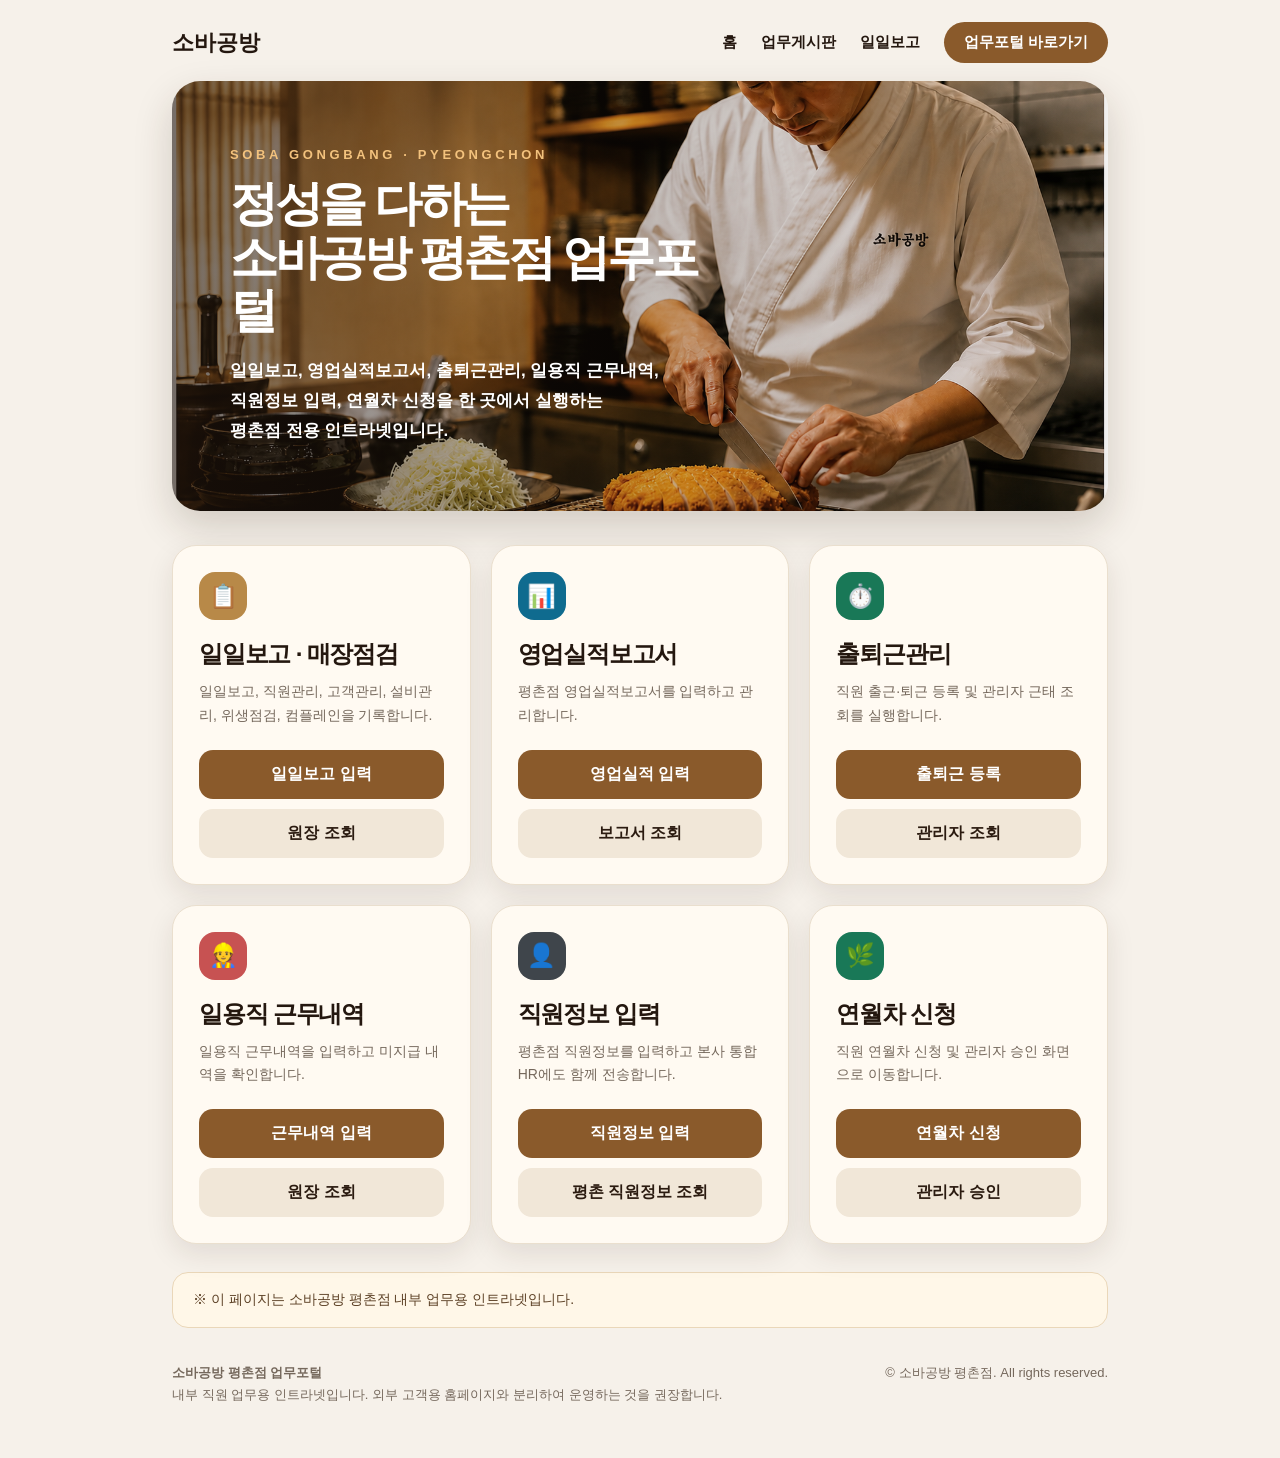
<file: index.html>
<!DOCTYPE html>
<html lang="ko">
<head>
<meta charset="UTF-8">
<meta name="viewport" content="width=device-width, initial-scale=1.0">
<title>소바공방 평촌점 업무포털</title>

<style>
*{box-sizing:border-box}
body{
  margin:0;
  background:#f6f1ea;
  font-family:-apple-system,BlinkMacSystemFont,"Segoe UI","Noto Sans KR",Arial,sans-serif;
  color:#24170f;
}
a{text-decoration:none;color:inherit}

.page{
  max-width:980px;
  margin:0 auto;
  padding:22px;
}

.nav{
  display:flex;
  justify-content:space-between;
  align-items:center;
  margin-bottom:18px;
}
.logo{
  font-size:22px;
  font-weight:900;
}
.nav-links{
  display:flex;
  gap:24px;
  align-items:center;
  font-size:15px;
  font-weight:800;
}
.nav-btn{
  background:#8a5a2b;
  color:#fff;
  padding:11px 20px;
  border-radius:999px;
}

.hero{
  height:430px;
  border-radius:28px;
  overflow:hidden;
  background:
    linear-gradient(90deg,rgba(35,22,13,.62),rgba(35,22,13,.24),rgba(35,22,13,.05)),
    url("images/hero-tonkatsu.png") center/cover no-repeat;
  box-shadow:0 16px 38px rgba(52,32,16,.18);
  display:flex;
  align-items:center;
}
.hero-text{
  padding-left:58px;
  max-width:560px;
  color:#fff;
}
.eyebrow{
  color:#f3c27d;
  font-size:13px;
  font-weight:900;
  letter-spacing:.28em;
  margin-bottom:15px;
}
.hero h1{
  margin:0;
  font-size:48px;
  line-height:1.12;
  letter-spacing:-.07em;
}
.hero p{
  margin:18px 0 0;
  font-size:17px;
  line-height:1.75;
  font-weight:600;
}

.grid{
  margin-top:34px;
  display:grid;
  grid-template-columns:repeat(3,1fr);
  gap:20px;
}
.card{
  background:#fffaf2;
  border:1px solid #eadfce;
  border-radius:24px;
  padding:26px;
  box-shadow:0 10px 28px rgba(52,32,16,.10);
}
.icon{
  width:48px;
  height:48px;
  border-radius:16px;
  display:grid;
  place-items:center;
  color:#fff;
  font-size:23px;
  margin-bottom:18px;
}
.gold{background:#b88948}
.blue{background:#0f6b8f}
.green{background:#197857}
.red{background:#c75252}
.dark{background:#3f454b}

.card h2{
  margin:0 0 10px;
  font-size:24px;
  letter-spacing:-.05em;
}
.card p{
  margin:0 0 22px;
  color:#75685c;
  font-size:14px;
  line-height:1.7;
}
.btn{
  display:block;
  width:100%;
  padding:14px;
  border-radius:14px;
  background:#8a5a2b;
  color:#fff;
  font-weight:900;
  text-align:center;
}
.btn.sub{
  margin-top:10px;
  background:#f1e7d8;
  color:#2b1b10;
}
.badge-link{position:relative}
.unpaid-badge{
  display:none;
  position:absolute;
  right:18px;
  top:50%;
  transform:translateY(-50%);
  min-width:26px;
  height:26px;
  border-radius:999px;
  background:#d93025;
  color:#fff;
  font-size:13px;
  font-weight:900;
  align-items:center;
  justify-content:center;
}

.notice{
  margin-top:28px;
  padding:18px 20px;
  border-radius:16px;
  background:#fff7e8;
  border:1px solid #ead7b9;
  color:#5c4025;
  font-size:14px;
}
footer{
  margin-top:34px;
  padding-bottom:30px;
  display:flex;
  justify-content:space-between;
  color:#75685c;
  font-size:13px;
  line-height:1.7;
}

@media(max-width:760px){
  .page{padding:14px}
  .nav{display:none}
  .hero{
    height:360px;
    border-radius:24px;
    background:
      linear-gradient(rgba(35,22,13,.55),rgba(35,22,13,.55)),
      url("images/hero-tonkatsu.png") center/cover no-repeat;
  }
  .hero-text{padding:28px}
  .hero h1{font-size:34px}
  .hero p{font-size:15px}
  .grid{grid-template-columns:1fr;gap:16px}
  footer{display:block}
}
</style>

<link rel="manifest" href="manifest.json">
<meta name="theme-color" content="#2b1d12">
<link rel="apple-touch-icon" href="images/icon-192.png">
</head>

<body>

<div class="page">

  <nav class="nav">
    <div class="logo">소바공방</div>
    <div class="nav-links">
      <a href="index.html">홈</a>
      <a href="#work">업무게시판</a>
      <a href="store-manager.html">일일보고</a>
      <a class="nav-btn" href="#work">업무포털 바로가기</a>
    </div>
  </nav>

  <header class="hero">
    <div class="hero-text">
      <div class="eyebrow">SOBA GONGBANG · PYEONGCHON</div>
      <h1>정성을 다하는<br>소바공방 평촌점 업무포털</h1>
      <p>
        일일보고, 영업실적보고서, 출퇴근관리, 일용직 근무내역,<br>
        직원정보 입력, 연월차 신청을 한 곳에서 실행하는<br>
        평촌점 전용 인트라넷입니다.
      </p>
    </div>
  </header>

  <main id="work" class="grid">

    <article class="card">
      <div class="icon gold">📋</div>
      <h2>일일보고 · 매장점검</h2>
      <p>일일보고, 직원관리, 고객관리, 설비관리, 위생점검, 컴플레인을 기록합니다.</p>
      <a class="btn" href="store-manager.html" target="_blank">일일보고 입력</a>
      <a class="btn sub" href="일일보고_원장_링크_입력" target="_blank">원장 조회</a>
    </article>

    <article class="card">
      <div class="icon blue">📊</div>
      <h2>영업실적보고서</h2>
      <p>평촌점 영업실적보고서를 입력하고 관리합니다.</p>
      <a class="btn" href="https://script.google.com/macros/s/AKfycbx-QNqhusp57z6cxhKLcTymf0z5gx7mHkt9kOrcLEGIfxN9b-kgNlk8qtZ_VLWv57dA/exec" target="_blank">영업실적 입력</a>
      <a class="btn sub" href="https://docs.google.com/spreadsheets/d/1BN0FdwGuW5KCJ9_6_gkEPQHS46MX26S5zEeB9SbsnNI/edit?gid=949326317#gid=949326317" target="_blank">보고서 조회</a>
    </article>

    <article class="card">
      <div class="icon green">⏱️</div>
      <h2>출퇴근관리</h2>
      <p>직원 출근·퇴근 등록 및 관리자 근태 조회를 실행합니다.</p>
      <a class="btn" href="https://thebigkorea.github.io/sobagongbang-pyeongchon/?utm_source=chatgpt.com" target="_blank">출퇴근 등록</a>
      <a class="btn sub" href="https://docs.google.com/spreadsheets/d/10PWA1OJtQSXE2P2xBAgrpz-rPw6XkdHAoe9_g-41wEI/edit?gid=1658776026#gid=1658776026" target="_blank">관리자 조회</a>
    </article>

    <article class="card">
      <div class="icon red">👷</div>
      <h2>일용직 근무내역</h2>
      <p>일용직 근무내역을 입력하고 미지급 내역을 확인합니다.</p>
      <a class="btn" href="daily-worker.html" target="_blank">근무내역 입력</a>
      <a class="btn sub badge-link" href="https://docs.google.com/spreadsheets/d/1CTvrc6NFomOp4bL0rY464MtEICczLXZ6rAbdTpfgMRg/edit?gid=1301705060#gid=1301705060" target="_blank">
        원장 조회
        <span id="dailyUnpaidBadge" class="unpaid-badge">0</span>
      </a>
    </article>

    <article class="card">
      <div class="icon dark">👤</div>
      <h2>직원정보 입력</h2>
      <p>평촌점 직원정보를 입력하고 본사 통합 HR에도 함께 전송합니다.</p>
      <a class="btn" href="employee-info.html" target="_blank">직원정보 입력</a>
      <a class="btn sub" href="https://docs.google.com/spreadsheets/d/1ae4e3GWePUpEfRiKU_CVCCuiJqCzeqkeAW6OjhSKC-w/edit?gid=1168058129#gid=1168058129" target="_blank">평촌 직원정보 조회</a>
    </article>

    <article class="card">
      <div class="icon green">🌿</div>
      <h2>연월차 신청</h2>
      <p>직원 연월차 신청 및 관리자 승인 화면으로 이동합니다.</p>
      <a class="btn" href="https://thebigkorea.github.io/sobagongbang-pyeongchon-leave/index.html?v=6" target="_blank">연월차 신청</a>
      <a class="btn sub" href="https://thebigkorea.github.io/sobagongbang-pyeongchon-leave/admin.html?v=6" target="_blank">관리자 승인</a>
    </article>

  </main>

  <div class="notice">
    ※ 이 페이지는 소바공방 평촌점 내부 업무용 인트라넷입니다.
  </div>

  <footer>
    <div>
      <strong>소바공방 평촌점 업무포털</strong><br>
      내부 직원 업무용 인트라넷입니다. 외부 고객용 홈페이지와 분리하여 운영하는 것을 권장합니다.
    </div>
    <div>© 소바공방 평촌점. All rights reserved.</div>
  </footer>

</div>

<script>
const DAILY_WORKER_API_URL = "평촌_일용직_APPS_SCRIPT_EXEC_URL";

async function loadDailyUnpaidBadge(){
  const badge = document.getElementById("dailyUnpaidBadge");
  if(!badge) return;
  if(!DAILY_WORKER_API_URL || DAILY_WORKER_API_URL.includes("EXEC_URL")) return;

  try{
    const res = await fetch(DAILY_WORKER_API_URL + "?action=getDailyUnpaidCount&t=" + Date.now(), {cache:"no-store"});
    const data = await res.json();
    const count = Number(data.count || 0);

    if(count > 0){
      badge.textContent = count > 99 ? "99+" : String(count);
      badge.style.display = "flex";
    }else{
      badge.style.display = "none";
    }
  }catch(e){
    console.log("일용직 미지급 배지 조회 실패", e);
  }
}

window.addEventListener("load", loadDailyUnpaidBadge);
</script>

<script>
if("serviceWorker" in navigator){
  window.addEventListener("load",function(){
    navigator.serviceWorker.register("./service-worker.js");
  });
}
</script>

</body>
</html>
</file>
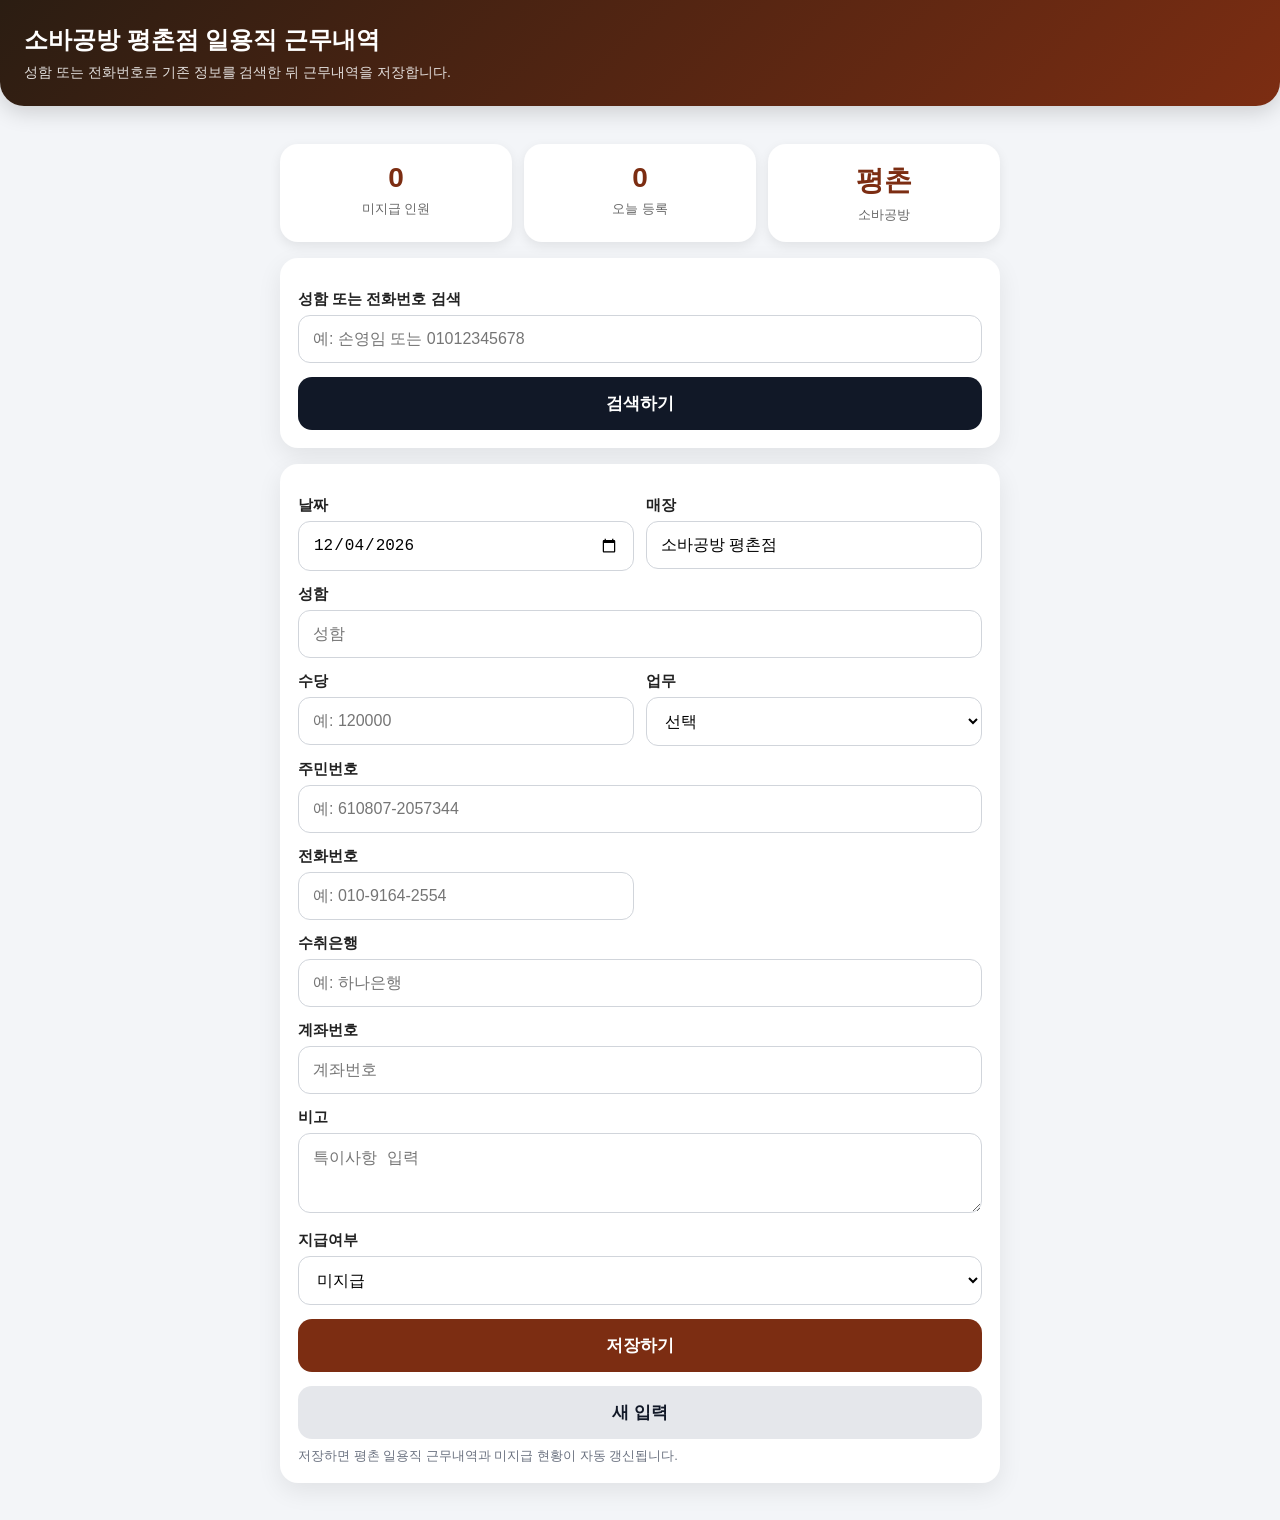
<file: daily-worker.html>
<!DOCTYPE html>
<html lang="ko">
<head>
<meta charset="UTF-8" />
<meta name="viewport" content="width=device-width, initial-scale=1.0" />
<title>소바공방 평촌점 일용직 근무내역</title>

<style>
* { box-sizing: border-box; }

body {
  margin: 0;
  font-family: Pretendard, -apple-system, BlinkMacSystemFont, "Segoe UI", "Noto Sans KR", sans-serif;
  background: #f3f5f8;
  color: #222;
}

.wrap {
  max-width: 760px;
  margin: 0 auto;
  padding: 20px;
}

.header {
  background: linear-gradient(135deg,#2b1d12,#7c2d12);
  color: white;
  padding: 24px;
  border-radius: 0 0 24px 24px;
  margin-bottom: 18px;
  box-shadow: 0 6px 22px rgba(0,0,0,.16);
}

.header h1 {
  margin: 0;
  font-size: 24px;
}

.header p {
  margin: 8px 0 0;
  color: rgba(255,255,255,.85);
  font-size: 14px;
}

.card {
  background: white;
  border-radius: 18px;
  padding: 18px;
  box-shadow: 0 8px 24px rgba(0,0,0,0.08);
  margin-bottom: 16px;
}

.summary {
  display: grid;
  grid-template-columns: repeat(3,1fr);
  gap: 12px;
  margin-bottom: 16px;
}

.summary-card {
  background: #fff;
  border-radius: 18px;
  padding: 18px 10px;
  text-align: center;
  box-shadow: 0 4px 12px rgba(0,0,0,.08);
}

.summary-card strong {
  display: block;
  font-size: 28px;
  color: #7c2d12;
}

.summary-card span {
  display: block;
  margin-top: 6px;
  font-size: 13px;
  color: #666;
}

label {
  display: block;
  font-weight: 700;
  margin: 14px 0 6px;
  font-size: 15px;
}

input, select, textarea {
  width: 100%;
  padding: 14px;
  border: 1px solid #d1d5db;
  border-radius: 12px;
  font-size: 16px;
  background: #fff;
}

textarea {
  min-height: 80px;
  resize: vertical;
}

.row {
  display: grid;
  grid-template-columns: 1fr 1fr;
  gap: 12px;
}

.btn {
  width: 100%;
  border: 0;
  border-radius: 14px;
  padding: 15px;
  font-size: 17px;
  font-weight: 800;
  cursor: pointer;
  margin-top: 14px;
}

.btn-primary {
  background: #7c2d12;
  color: white;
}

.btn-dark {
  background: #111827;
  color: white;
}

.btn-light {
  background: #e5e7eb;
  color: #111827;
}

.btn:disabled {
  opacity: 0.5;
  cursor: not-allowed;
}

.result-item {
  border: 1px solid #d1d5db;
  border-radius: 14px;
  padding: 14px;
  margin-top: 10px;
  background: #f9fafb;
  cursor: pointer;
}

.result-item strong {
  font-size: 17px;
}

.result-item p {
  margin: 6px 0 0;
  color: #4b5563;
  font-size: 14px;
  line-height: 1.5;
}

.notice {
  padding: 12px;
  border-radius: 12px;
  margin-top: 12px;
  font-size: 14px;
  display: none;
}

.notice.ok {
  display: block;
  background: #dcfce7;
  color: #166534;
}

.notice.err {
  display: block;
  background: #fee2e2;
  color: #991b1b;
}

.small {
  color: #6b7280;
  font-size: 13px;
  margin-top: 8px;
}

@media (max-width: 520px) {
  .wrap { padding: 14px; }
  .row { grid-template-columns: 1fr; }
  .summary { grid-template-columns: 1fr; }
  .header h1 { font-size: 21px; }
}
</style>
</head>

<body>

<div class="header">
  <h1>소바공방 평촌점 일용직 근무내역</h1>
  <p>성함 또는 전화번호로 기존 정보를 검색한 뒤 근무내역을 저장합니다.</p>
</div>

<div class="wrap">

  <div class="summary">
    <div class="summary-card">
      <strong id="unpaidCount">0</strong>
      <span>미지급 인원</span>
    </div>

    <div class="summary-card">
      <strong id="todayCount">0</strong>
      <span>오늘 등록</span>
    </div>

    <div class="summary-card">
      <strong>평촌</strong>
      <span>소바공방</span>
    </div>
  </div>

  <div class="card">
    <label>성함 또는 전화번호 검색</label>
    <input id="keyword" type="text" placeholder="예: 손영임 또는 01012345678" />

    <button class="btn btn-dark" type="button" onclick="searchWorker()">검색하기</button>

    <div id="searchNotice" class="notice"></div>
    <div id="resultBox"></div>
  </div>

  <div class="card">
    <div class="row">
      <div>
        <label>날짜</label>
        <input id="date" type="date" />
      </div>

      <div>
        <label>매장</label>
        <input id="store" type="text" value="소바공방 평촌점" readonly />
      </div>
    </div>

    <label>성함</label>
    <input id="name" type="text" placeholder="성함" />

    <div class="row">
      <div>
        <label>수당</label>
        <input id="allowance" type="number" placeholder="예: 120000" />
      </div>

      <div>
        <label>업무</label>
        <select id="job">
          <option value="">선택</option>
          <option value="홀">홀</option>
          <option value="홀서빙">홀서빙</option>
          <option value="설거지">설거지</option>
          <option value="주방">주방</option>
          <option value="전처리">전처리</option>
          <option value="퇴식">퇴식</option>
          <option value="기타">기타</option>
        </select>
      </div>
    </div>

    <label>주민번호</label>
    <input id="rrn" type="text" inputmode="numeric" maxlength="14" placeholder="예: 610807-2057344" />

    <div class="row">
      
      <div>
        <label>전화번호</label>
        <input id="phone" type="tel" inputmode="numeric" maxlength="13" placeholder="예: 010-9164-2554" />
      </div>
    </div>

    <div>
        <label>수취은행</label>
        <input id="bank" type="text" placeholder="예: 하나은행" />
      </div>


    <label>계좌번호</label>
    <input id="account" type="text" placeholder="계좌번호" />

    <label>비고</label>
    <textarea id="memo" placeholder="특이사항 입력"></textarea>

    <label>지급여부</label>
    <select id="payStatus">
      <option value="미지급">미지급</option>
      <option value="지급완료">지급완료</option>
    </select>

    <button id="saveBtn" class="btn btn-primary" type="button" onclick="saveDailyWorker()">저장하기</button>
    <button class="btn btn-light" type="button" onclick="clearForm()">새 입력</button>

    <div id="saveNotice" class="notice"></div>
    <div class="small">
      저장하면 평촌 일용직 근무내역과 미지급 현황이 자동 갱신됩니다.
    </div>
  </div>

</div>

<script>
const API_URL =
  "https://script.google.com/macros/s/AKfycbwYnfRshHZs5kFl_3gvyYRlOgkfIPKx997vIjNg1hecxreYcetFFK_uS_ael9tuefP4/exec";

document.addEventListener("DOMContentLoaded", () => {
  const today = new Date();
  document.getElementById("date").value = today.toISOString().slice(0, 10);

  document.getElementById("phone").addEventListener("input", function(){
    this.value = formatPhone(this.value);
  });

  document.getElementById("rrn").addEventListener("input", function(){
    this.value = formatRRN(this.value);
  });

  loadUnpaidCount();
  loadTodayCount();
});

function val(id){
  return document.getElementById(id).value.trim();
}

function onlyNumber(value){
  return String(value || "").replace(/[^0-9]/g, "");
}

function formatPhone(value){
  const num = onlyNumber(value).slice(0,11);

  if(num.length <= 3) return num;
  if(num.length <= 7) return num.replace(/(\d{3})(\d+)/, "$1-$2");

  return num.replace(/(\d{3})(\d{4})(\d{0,4})/, "$1-$2-$3");
}

function formatRRN(value){
  const num = onlyNumber(value).slice(0,13);

  if(num.length <= 6) return num;

  return num.replace(/(\d{6})(\d{0,7})/, "$1-$2");
}

function showNotice(id, type, msg) {
  const el = document.getElementById(id);
  el.className = "notice " + type;
  el.textContent = msg;
}

function clearNotice(id) {
  const el = document.getElementById(id);
  el.className = "notice";
  el.textContent = "";
}

async function searchWorker() {
  const keyword = val("keyword");
  const resultBox = document.getElementById("resultBox");
  resultBox.innerHTML = "";
  clearNotice("searchNotice");

  if (!keyword) {
    showNotice("searchNotice", "err", "성함 또는 전화번호를 입력해주세요.");
    return;
  }

  showNotice("searchNotice", "ok", "검색 중입니다...");

  try {
    const res = await fetch(API_URL + "?action=searchWorker&keyword=" + encodeURIComponent(keyword));
    const json = await res.json();

    resultBox.innerHTML = "";

    if (!json.success || !json.data || json.data.length === 0) {
      showNotice("searchNotice", "err", "기존 정보가 없습니다. 아래에 직접 입력해주세요.");
      document.getElementById("name").value = keyword;
      return;
    }

    showNotice("searchNotice", "ok", json.data.length + "건의 기존 정보를 찾았습니다.");

    json.data.forEach(worker => {
      const div = document.createElement("div");
      div.className = "result-item";
      div.innerHTML = `
        <strong>${worker.name || ""} / ${formatPhone(worker.phone || "")}</strong>
        <p>
          은행: ${worker.bank || "-"}<br>
          계좌: ${worker.account || "-"}<br>
          최근업무: ${worker.lastJob || "-"} / 최근수당: ${worker.lastAllowance || "-"}
        </p>
      `;

      div.onclick = () => {
        const ok = confirm(
          `${worker.name} 님의 기존 정보가 있습니다.\n\n` +
          `전화번호: ${formatPhone(worker.phone || "")}\n` +
          `은행: ${worker.bank || "-"}\n` +
          `계좌: ${worker.account || "-"}\n\n` +
          `이 정보로 입력하시겠습니까?`
        );

        if (ok) fillWorker(worker);
      };

      resultBox.appendChild(div);
    });

  } catch (err) {
    showNotice("searchNotice", "err", "검색 중 오류가 발생했습니다. 배포 URL 또는 권한을 확인해주세요.");
  }
}

function fillWorker(worker) {
  document.getElementById("name").value = worker.name || "";
  document.getElementById("phone").value = formatPhone(worker.phone || "");
  document.getElementById("rrn").value = formatRRN(worker.rrn || "");
  document.getElementById("bank").value = worker.bank || "";
  document.getElementById("account").value = worker.account || "";

  if (worker.lastJob) document.getElementById("job").value = worker.lastJob;
  if (worker.lastAllowance) document.getElementById("allowance").value = worker.lastAllowance;

  document.getElementById("resultBox").innerHTML = "";
  showNotice("searchNotice", "ok", "기존 정보를 불러왔습니다. 날짜와 업무 내용을 확인 후 저장하세요.");
}

async function saveDailyWorker() {
  clearNotice("saveNotice");

  const btn = document.getElementById("saveBtn");
  btn.disabled = true;
  btn.textContent = "저장 중...";

  const data = {
    action: "saveDailyWorker",
    date: val("date"),
    store: val("store"),
    name: val("name"),
    allowance: val("allowance"),
    job: val("job"),
    rrn: formatRRN(val("rrn")),
    bank: val("bank"),
    account: val("account"),
    phone: formatPhone(val("phone")),
    memo: val("memo"),
    payStatus: val("payStatus")
  };

  if (!data.name) {
    showNotice("saveNotice", "err", "성함을 입력해주세요.");
    resetButton();
    return;
  }

  if (!data.phone) {
    showNotice("saveNotice", "err", "전화번호를 입력해주세요.");
    resetButton();
    return;
  }

  if (!data.rrn) {
    showNotice("saveNotice", "err", "주민번호를 입력해주세요.");
    resetButton();
    return;
  }

  try {
    const res = await fetch(API_URL, {
      method: "POST",
      body: JSON.stringify(data)
    });

    const json = await res.json();

    if (json.success) {
      showNotice("saveNotice", "ok", json.message || "저장되었습니다.");
      loadUnpaidCount();
      loadTodayCount();
    } else {
      showNotice("saveNotice", "err", json.message || "저장에 실패했습니다.");
    }
  } catch (err) {
    showNotice("saveNotice", "err", "저장 중 오류가 발생했습니다. 웹앱 배포 권한을 확인해주세요.");
  }

  resetButton();
}

function resetButton() {
  const btn = document.getElementById("saveBtn");
  btn.disabled = false;
  btn.textContent = "저장하기";
}

function clearForm() {
  document.getElementById("keyword").value = "";
  document.getElementById("resultBox").innerHTML = "";
  clearNotice("searchNotice");
  clearNotice("saveNotice");

  const today = new Date();
  document.getElementById("date").value = today.toISOString().slice(0, 10);
  document.getElementById("store").value = "소바공방 평촌점";
  document.getElementById("name").value = "";
  document.getElementById("allowance").value = "";
  document.getElementById("job").value = "";
  document.getElementById("rrn").value = "";
  document.getElementById("bank").value = "";
  document.getElementById("phone").value = "";
  document.getElementById("account").value = "";
  document.getElementById("memo").value = "";
  document.getElementById("payStatus").value = "미지급";
}

async function loadUnpaidCount(){
  try{
    const res = await fetch(API_URL + "?action=getDailyUnpaidCount&t=" + Date.now());
    const data = await res.json();
    document.getElementById("unpaidCount").textContent = Number(data.count || 0);
  }catch(e){
    console.log(e);
  }
}

async function loadTodayCount(){
  try{
    const res = await fetch(API_URL + "?action=getTodayDailyWorkerCount&t=" + Date.now());
    const data = await res.json();
    document.getElementById("todayCount").textContent = Number(data.count || 0);
  }catch(e){
    console.log(e);
  }
}
</script>

</body>
</html>
</file>
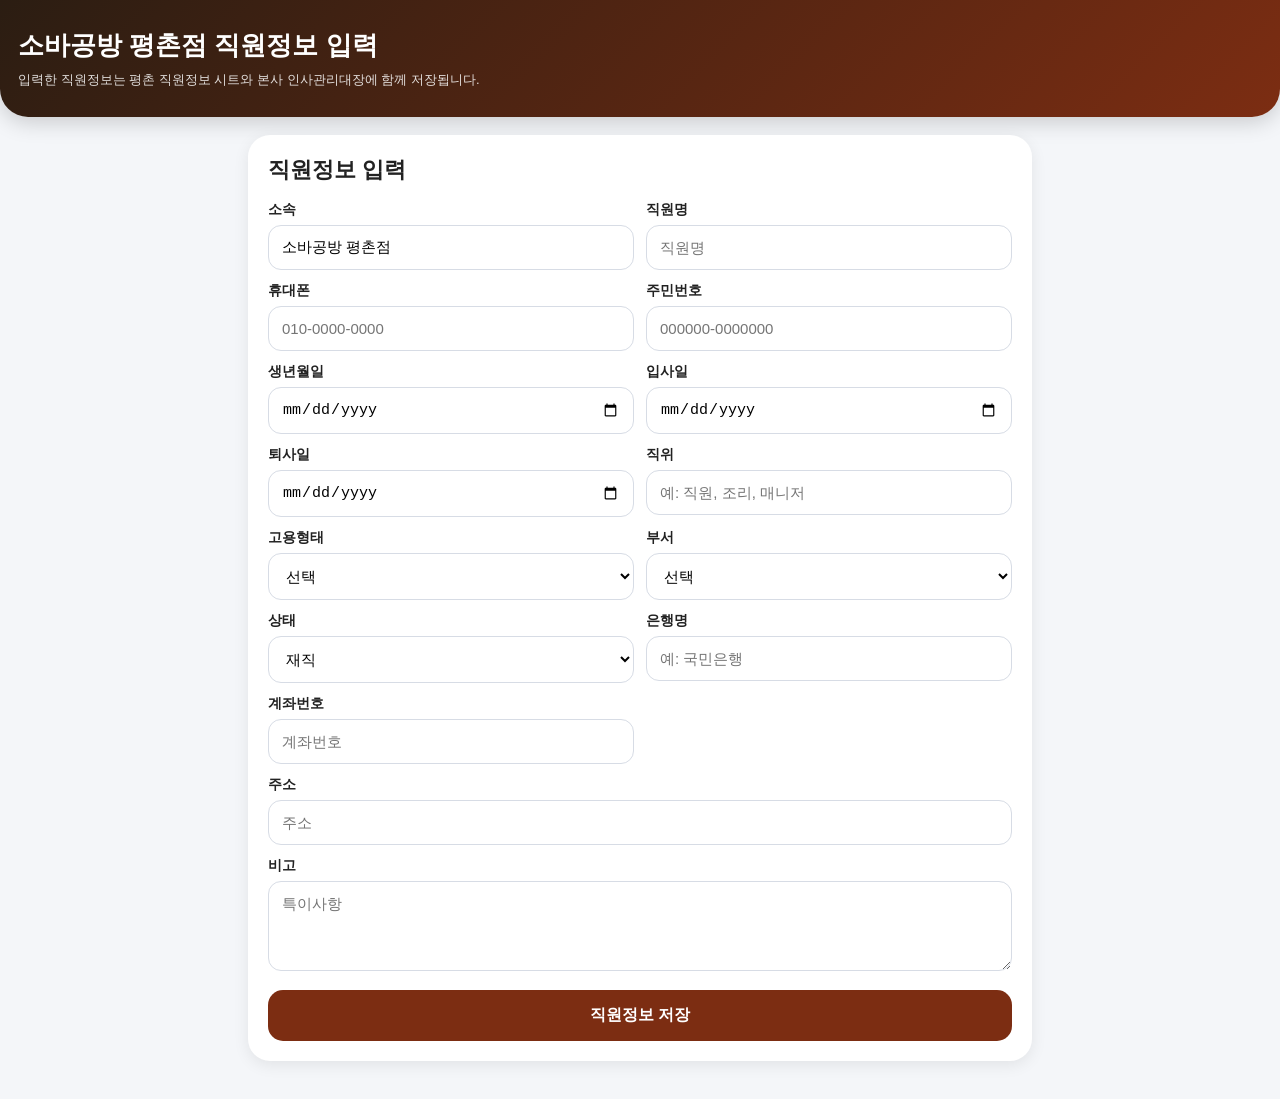
<file: employee-info.html>
<!DOCTYPE html>
<html lang="ko">
<head>
<meta charset="UTF-8" />
<meta name="viewport" content="width=device-width, initial-scale=1.0" />

<title>소바공방 평촌점 직원정보 입력</title>

<style>
*{box-sizing:border-box}

body{
  margin:0;
  background:#f4f6f9;
  font-family:'Malgun Gothic',Arial,sans-serif;
  color:#222;
}

.header{
  background:linear-gradient(135deg,#2b1d12,#7c2d12);
  color:#fff;
  padding:28px 18px;
  border-bottom-left-radius:28px;
  border-bottom-right-radius:28px;
  box-shadow:0 5px 22px rgba(0,0,0,.18);
}

.header h1{
  margin:0;
  font-size:26px;
}

.header p{
  margin:8px 0 0;
  font-size:13px;
  opacity:.85;
}

.container{
  width:100%;
  max-width:820px;
  margin:0 auto;
  padding:18px;
}

.card{
  background:#fff;
  border-radius:22px;
  padding:20px;
  margin-bottom:18px;
  box-shadow:0 4px 16px rgba(0,0,0,.08);
}

h2{
  margin:0 0 16px;
  font-size:22px;
}

.form-grid{
  display:grid;
  grid-template-columns:repeat(2,1fr);
  gap:12px;
}

label{
  display:block;
  font-size:14px;
  font-weight:bold;
}

input,select,textarea{
  width:100%;
  margin-top:6px;
  border:1px solid #d7dce5;
  border-radius:13px;
  padding:13px;
  font-size:15px;
  background:#fff;
}

textarea{
  min-height:90px;
  resize:vertical;
}

.full{
  grid-column:1/-1;
}

button{
  width:100%;
  border:none;
  border-radius:15px;
  padding:15px;
  margin-top:16px;
  background:#7c2d12;
  color:#fff;
  font-size:16px;
  font-weight:bold;
  cursor:pointer;
}

button:disabled{
  opacity:.6;
  cursor:not-allowed;
}

.notice{
  display:none;
  margin-top:14px;
  padding:13px;
  border-radius:13px;
  font-size:14px;
}

.notice.ok{
  display:block;
  background:#dcfce7;
  color:#166534;
}

.notice.err{
  display:block;
  background:#fee2e2;
  color:#991b1b;
}

@media(max-width:760px){
  .form-grid{
    grid-template-columns:1fr;
  }

  .header h1{
    font-size:23px;
  }
}
</style>
</head>

<body>

<header class="header">
  <h1>소바공방 평촌점 직원정보 입력</h1>
  <p>입력한 직원정보는 평촌 직원정보 시트와 본사 인사관리대장에 함께 저장됩니다.</p>
</header>

<main class="container">

  <section class="card">
    <h2>직원정보 입력</h2>

    <div class="form-grid">

      <label>
        소속
        <input id="workplace" type="text" value="소바공방 평촌점" readonly>
      </label>

      <label>
        직원명
        <input id="name" type="text" placeholder="직원명">
      </label>

      <label>
        휴대폰
        <input id="phone" type="tel" inputmode="numeric" maxlength="13" placeholder="010-0000-0000">
      </label>

      <label>
        주민번호
        <input id="rrn" type="text" inputmode="numeric" maxlength="14" placeholder="000000-0000000">
      </label>

      <label>
        생년월일
        <input id="birth" type="date">
      </label>

      <label>
        입사일
        <input id="joinDate" type="date">
      </label>

      <label>
        퇴사일
        <input id="leaveDate" type="date">
      </label>

      <label>
        직위
        <input id="position" type="text" placeholder="예: 직원, 조리, 매니저">
      </label>

      <label>
        고용형태
        <select id="employmentType">
          <option value="">선택</option>
          <option value="정규직 근로계약서">정규직 근로계약서</option>
          <option value="계약직(아르바이트)">계약직(아르바이트)</option>
          <option value="사업소득자 용역계약서">사업소득자 용역계약서</option>
          <option value="일용직">일용직</option>
        </select>
      </label>

      <label>
        부서
        <select id="department">
          <option value="">선택</option>
          <option>홀</option>
          <option>주방</option>
          <option>설거지</option>
          <option>전처리</option>
          <option>관리</option>
        </select>
      </label>

      <label>
        상태
        <select id="status">
          <option>재직</option>
          <option>퇴사</option>
          <option>휴직</option>
        </select>
      </label>

      <label>
        은행명
        <input id="bank" type="text" placeholder="예: 국민은행">
      </label>

      <label>
        계좌번호
        <input id="account" type="text" placeholder="계좌번호">
      </label>

      <label class="full">
        주소
        <input id="address" type="text" placeholder="주소">
      </label>

      <label class="full">
        비고
        <textarea id="memo" placeholder="특이사항"></textarea>
      </label>

    </div>

    <button id="saveBtn" onclick="saveEmployee()">직원정보 저장</button>

    <div id="saveNotice" class="notice"></div>
  </section>

</main>

<script>
const PYEONGCHON_API_URL =
  "https://script.google.com/macros/s/AKfycbx6g5ZsRuTOTVkSDDvDmoG66kaUZ32ff6OLg5tuTEZCL9vw_99DoiJkaOnAXadPOeydsg/exec";

const HQ_API_URL =
  "https://script.google.com/macros/s/AKfycbzCO4TLMRGgt_OY-3T92mw58AAKcOwquq0ubepUEJgPO9YPeMV-hNeP7AHy7lvOPog7oQ/exec";

const phoneInput = document.getElementById("phone");
const rrnInput = document.getElementById("rrn");
const birthInput = document.getElementById("birth");

phoneInput.addEventListener("input", function(){
  this.value = formatPhone(this.value);
});

rrnInput.addEventListener("input", function(){
  this.value = formatRRN(this.value);
  setBirthFromRRN(this.value);
});

function val(id){
  return document.getElementById(id).value.trim();
}

function onlyNumber(value){
  return String(value || "").replace(/[^0-9]/g, "");
}

function formatPhone(value){
  const num = onlyNumber(value).slice(0,11);

  if(num.length <= 3){
    return num;
  }

  if(num.length <= 7){
    return num.replace(/(\d{3})(\d+)/, "$1-$2");
  }

  return num.replace(/(\d{3})(\d{4})(\d{0,4})/, "$1-$2-$3");
}

function formatRRN(value){
  const num = onlyNumber(value).slice(0,13);

  if(num.length <= 6){
    return num;
  }

  return num.replace(/(\d{6})(\d{0,7})/, "$1-$2");
}

function setBirthFromRRN(rrn){
  const num = onlyNumber(rrn);

  if(num.length < 6){
    birthInput.value = "";
    return;
  }

  const yy = Number(num.slice(0,2));
  const mm = num.slice(2,4);
  const dd = num.slice(4,6);
  const genderCode = num.slice(6,7);

  let century = "19";

  if(genderCode === "3" || genderCode === "4" || genderCode === "7" || genderCode === "8"){
    century = "20";
  }

  if(!genderCode){
    const currentYY = Number(String(new Date().getFullYear()).slice(2));
    century = yy <= currentYY ? "20" : "19";
  }

  const yyyy = century + String(yy).padStart(2,"0");
  const birth = `${yyyy}-${mm}-${dd}`;

  const d = new Date(birth);

  if(
    d instanceof Date &&
    !isNaN(d) &&
    String(d.getFullYear()) === yyyy &&
    String(d.getMonth() + 1).padStart(2,"0") === mm &&
    String(d.getDate()).padStart(2,"0") === dd
  ){
    birthInput.value = birth;
  }
}

function showNotice(type,msg){
  const el = document.getElementById("saveNotice");
  el.className = "notice " + type;
  el.textContent = msg;
}

function clearNotice(){
  const el = document.getElementById("saveNotice");
  el.className = "notice";
  el.textContent = "";
}

async function postJson(url,data){
  const res = await fetch(url,{
    method:"POST",
    body:JSON.stringify(data)
  });
  return await res.json();
}

async function saveEmployee(){
  clearNotice();

  const btn = document.getElementById("saveBtn");
  btn.disabled = true;
  btn.textContent = "저장 중...";

  const workplace = val("workplace");
  const name = val("name");
  const phone = formatPhone(val("phone"));
  const rrn = formatRRN(val("rrn"));
  const rrnNumber = onlyNumber(rrn);

  if(!name){
    showNotice("err","직원명을 입력해주세요.");
    resetButton();
    return;
  }

  if(onlyNumber(phone).length < 10){
    showNotice("err","휴대폰 번호를 정확히 입력해주세요.");
    resetButton();
    return;
  }

  if(rrnNumber.length !== 13){
    showNotice("err","주민번호 13자리를 정확히 입력해주세요.");
    resetButton();
    return;
  }

  const commonData = {
    workplace: workplace,
    workPlace: workplace,
    store: workplace,

    name: name,
    empName: name,
    phone: phone,

    rrn: rrn,
    residentNo: rrn,
    birth: val("birth"),

    address: val("address"),
    bank: val("bank"),
    account: val("account"),

    position: val("position"),
    employmentType: val("employmentType"),
    contractType: val("employmentType"),

    department: val("department"),
    status: val("status"),

    joinDate: val("joinDate"),
    startDate: val("joinDate"),
    leaveDate: val("leaveDate"),
    endDate: val("leaveDate"),

    memo: val("memo"),
    jobDuty: val("memo")
  };

  try{
    const pyeongchonData = {
      action:"saveEmployee",
      ...commonData
    };

    const hqData = {
      action:"saveEmployeeFromContract",
      ...commonData
    };

    const pResult = await postJson(PYEONGCHON_API_URL,pyeongchonData);

    if(!pResult.success){
      showNotice("err",pResult.message || "평촌 직원정보 저장 실패");
      resetButton();
      return;
    }

    const hqResult = await postJson(HQ_API_URL,hqData);

    if(!hqResult.success){
      showNotice("err",hqResult.message || "본사 인사관리대장 저장 실패");
      resetButton();
      return;
    }

    showNotice("ok","평촌 직원정보와 본사 인사관리대장에 모두 저장되었습니다.");
    clearForm();

  }catch(e){
    console.error(e);
    showNotice("err","저장 중 오류가 발생했습니다.");
  }

  resetButton();
}

function resetButton(){
  const btn = document.getElementById("saveBtn");
  btn.disabled = false;
  btn.textContent = "직원정보 저장";
}

function clearForm(){
  [
    "name","phone","rrn","birth","address","bank","account",
    "position","joinDate","leaveDate","memo"
  ].forEach(id => {
    document.getElementById(id).value = "";
  });

  document.getElementById("employmentType").value = "";
  document.getElementById("department").value = "";
  document.getElementById("status").value = "재직";
}
</script>

</body>
</html>
</file>
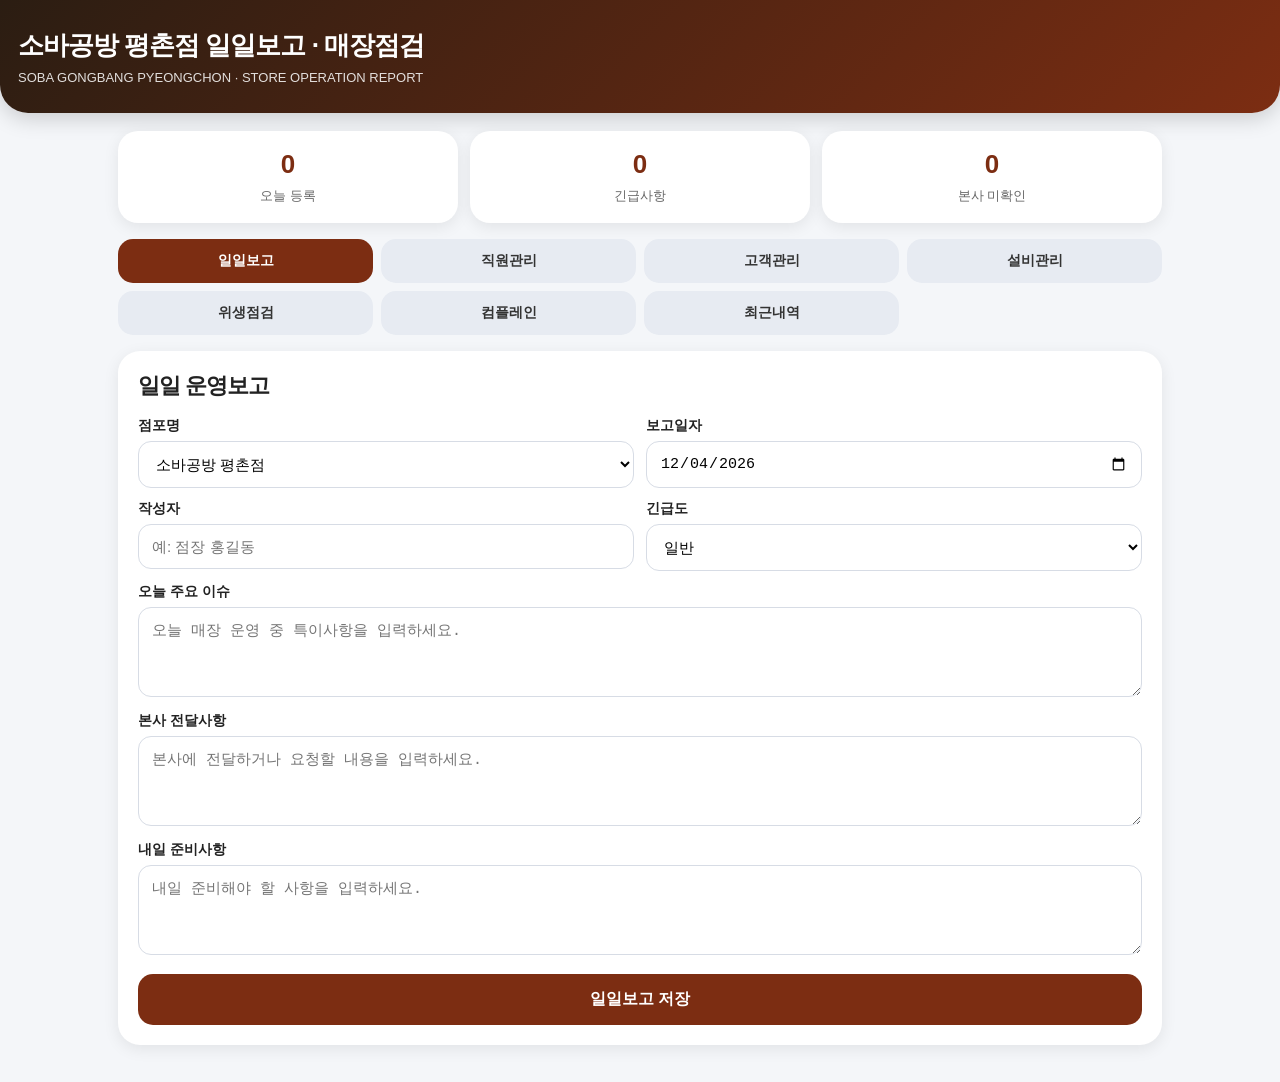
<file: store-manager.html>
<!DOCTYPE html>
<html lang="ko">
<head>
  <meta charset="UTF-8" />
  <meta name="viewport" content="width=device-width, initial-scale=1.0" />
  <title>소바공방 평촌점 일일보고 · 매장점검</title>
  <link rel="stylesheet" href="store-manager.css" />
</head>

<body>
  <header class="header">
    <h1>소바공방 평촌점 일일보고 · 매장점검</h1>
    <p>SOBA GONGBANG PYEONGCHON · STORE OPERATION REPORT</p>
  </header>

  <main class="container">
    <section class="summary">
      <div class="summary-card"><strong id="todayCount">0</strong><span>오늘 등록</span></div>
      <div class="summary-card"><strong id="urgentCount">0</strong><span>긴급사항</span></div>
      <div class="summary-card"><strong id="pendingCount">0</strong><span>본사 미확인</span></div>
    </section>

    <section class="tabs">
      <button class="tab active" onclick="showTab('daily', this)">일일보고</button>
      <button class="tab" onclick="showTab('employee', this)">직원관리</button>
      <button class="tab" onclick="showTab('customer', this)">고객관리</button>
      <button class="tab" onclick="showTab('facility', this)">설비관리</button>
      <button class="tab" onclick="showTab('hygiene', this)">위생점검</button>
      <button class="tab" onclick="showTab('complaint', this)">컴플레인</button>
      <button class="tab" onclick="showTab('history', this)">최근내역</button>
    </section>

    <section id="daily" class="panel active">
      <h2>일일 운영보고</h2>

      <div class="form-grid">
        <label>점포명
          <select id="dailyStore">
            <option>소바공방 평촌점</option>
          </select>
        </label>

        <label>보고일자
          <input type="date" id="dailyDate">
        </label>

        <label>작성자
          <input type="text" id="dailyWriter" placeholder="예: 점장 홍길동">
        </label>

        <label>긴급도
          <select id="dailyUrgency">
            <option>일반</option>
            <option>중요</option>
            <option>긴급</option>
          </select>
        </label>
      </div>

      <label class="full-label">오늘 주요 이슈
        <textarea id="dailyIssue" placeholder="오늘 매장 운영 중 특이사항을 입력하세요."></textarea>
      </label>

      <label class="full-label">본사 전달사항
        <textarea id="dailyRequest" placeholder="본사에 전달하거나 요청할 내용을 입력하세요."></textarea>
      </label>

      <label class="full-label">내일 준비사항
        <textarea id="dailyTomorrow" placeholder="내일 준비해야 할 사항을 입력하세요."></textarea>
      </label>

      <button class="primary" onclick="saveDailyReport()">일일보고 저장</button>
    </section>

    <section id="employee" class="panel">
      <h2>직원관리 기록</h2>

      <div class="form-grid">
        <label>점포명
          <select id="employeeStore">
            <option>소바공방 평촌점</option>
          </select>
        </label>

        <label>일자
          <input type="date" id="employeeDate">
        </label>

        <label>직원명
          <input type="text" id="employeeName" placeholder="직원명">
        </label>

        <label>관리구분
          <select id="employeeType">
            <option>근태</option>
            <option>지각</option>
            <option>결근</option>
            <option>교육</option>
            <option>복장/유니폼</option>
            <option>근무태도</option>
            <option>기타</option>
          </select>
        </label>

        <label>긴급도
          <select id="employeeUrgency">
            <option>일반</option>
            <option>중요</option>
            <option>긴급</option>
          </select>
        </label>

        <label>처리상태
          <select id="employeeStatus">
            <option>기록</option>
            <option>조치중</option>
            <option>완료</option>
          </select>
        </label>
      </div>

      <label class="full-label">내용
        <textarea id="employeeMemo" placeholder="직원 관련 기록을 입력하세요."></textarea>
      </label>

      <button class="primary" onclick="saveEmployeeLog()">직원관리 저장</button>
    </section>

    <section id="customer" class="panel">
      <h2>고객관리 기록</h2>

      <div class="form-grid">
        <label>점포명
          <select id="customerStore">
            <option>소바공방 평촌점</option>
          </select>
        </label>

        <label>일자
          <input type="date" id="customerDate">
        </label>

        <label>고객명 / 단체명
          <input type="text" id="customerName" placeholder="고객명 또는 단체명">
        </label>

        <label>고객구분
          <select id="customerType">
            <option>일반고객</option>
            <option>단체예약</option>
            <option>백화점 관계자</option>
            <option>외국인</option>
            <option>기타</option>
          </select>
        </label>

        <label>방문 / 예약시간
          <input type="time" id="customerTime">
        </label>

        <label>긴급도
          <select id="customerUrgency">
            <option>일반</option>
            <option>중요</option>
            <option>긴급</option>
          </select>
        </label>
      </div>

      <label class="full-label">요청사항 / 특이사항
        <textarea id="customerMemo" placeholder="고객 요청사항이나 특이사항을 입력하세요."></textarea>
      </label>

      <button class="primary" onclick="saveCustomerLog()">고객관리 저장</button>
    </section>

    <section id="facility" class="panel">
      <h2>매장설비 관리</h2>

      <div class="form-grid">
        <label>점포명
          <select id="facilityStore">
            <option>소바공방 평촌점</option>
          </select>
        </label>

        <label>일자
          <input type="date" id="facilityDate">
        </label>

        <label>설비구분
          <select id="facilityType">
            <option>냉장고</option>
            <option>냉동고</option>
            <option>주방기기</option>
            <option>POS</option>
            <option>조명</option>
            <option>수도/누수</option>
            <option>전기</option>
            <option>기타</option>
          </select>
        </label>

        <label>상태
          <select id="facilityStatus">
            <option>정상</option>
            <option>점검필요</option>
            <option>수리요청</option>
            <option>수리완료</option>
          </select>
        </label>

        <label>긴급도
          <select id="facilityUrgency">
            <option>일반</option>
            <option>중요</option>
            <option>긴급</option>
          </select>
        </label>

        <label>업체 / 담당자
          <input type="text" id="facilityCompany" placeholder="업체명 또는 담당자">
        </label>
      </div>

      <label class="full-label">내용
        <textarea id="facilityMemo" placeholder="설비 상태 및 조치 내용을 입력하세요."></textarea>
      </label>

      <button class="primary" onclick="saveFacilityLog()">설비관리 저장</button>
    </section>

    <section id="hygiene" class="panel">
      <h2>위생·청소 점검</h2>

      <div class="form-grid">
        <label>점포명
          <select id="hygieneStore">
            <option>소바공방 평촌점</option>
          </select>
        </label>

        <label>점검일자
          <input type="date" id="hygieneDate">
        </label>

        <label>점검구분
          <select id="hygieneType">
            <option>홀 청소</option>
            <option>주방 청소</option>
            <option>냉장고 온도</option>
            <option>냉동고 온도</option>
            <option>식자재 상태</option>
            <option>폐기/유통기한</option>
            <option>위생교육</option>
            <option>기타</option>
          </select>
        </label>

        <label>점검결과
          <select id="hygieneResult">
            <option>양호</option>
            <option>주의</option>
            <option>불량</option>
            <option>조치완료</option>
          </select>
        </label>

        <label>점검자
          <input type="text" id="hygieneChecker" placeholder="점검자명">
        </label>

        <label>긴급도
          <select id="hygieneUrgency">
            <option>일반</option>
            <option>중요</option>
            <option>긴급</option>
          </select>
        </label>
      </div>

      <label class="full-label">내용
        <textarea id="hygieneMemo" placeholder="점검 내용과 조치사항을 입력하세요."></textarea>
      </label>

      <button class="primary" onclick="saveHygieneLog()">위생점검 저장</button>
    </section>

    <section id="complaint" class="panel">
      <h2>컴플레인 / 사고 기록</h2>

      <div class="form-grid">
        <label>점포명
          <select id="complaintStore">
            <option>소바공방 평촌점</option>
          </select>
        </label>

        <label>발생일자
          <input type="date" id="complaintDate">
        </label>

        <label>구분
          <select id="complaintType">
            <option>음식</option>
            <option>서비스</option>
            <option>대기시간</option>
            <option>직원응대</option>
            <option>시설</option>
            <option>안전사고</option>
            <option>기타</option>
          </select>
        </label>

        <label>고객명 / 연락처
          <input type="text" id="complaintCustomer" placeholder="고객명 또는 연락처">
        </label>

        <label>처리상태
          <select id="complaintStatus">
            <option>접수</option>
            <option>처리중</option>
            <option>완료</option>
          </select>
        </label>

        <label>긴급도
          <select id="complaintUrgency">
            <option>일반</option>
            <option>중요</option>
            <option>긴급</option>
          </select>
        </label>
      </div>

      <label class="full-label">내용 및 조치사항
        <textarea id="complaintMemo" placeholder="컴플레인 또는 사고 내용과 조치사항을 입력하세요."></textarea>
      </label>

      <button class="primary" onclick="saveComplaintLog()">컴플레인 저장</button>
    </section>

    <section id="history" class="panel">
      <h2>최근 등록내역</h2>

      <div class="form-grid">
        <label>점포 선택
          <select id="historyStore" onchange="loadRecentLogs()">
            <option value="">전체</option>
            <option>소바공방 평촌점</option>
          </select>
        </label>

        <label>구분
          <select id="historyType" onchange="loadRecentLogs()">
            <option value="">전체</option>
            <option>일일보고</option>
            <option>직원관리</option>
            <option>고객관리</option>
            <option>설비관리</option>
            <option>위생점검</option>
            <option>컴플레인</option>
          </select>
        </label>
      </div>

      <div id="recentList" class="recent-list"></div>
    </section>
  </main>

  <script src="store-manager.js"></script>
</body>
</html>
</file>
<file: store-manager.css>
*{
  box-sizing:border-box;
}

body{
  margin:0;
  background:#f4f6f9;
  font-family:'Malgun Gothic',Arial,sans-serif;
  color:#222;
}

/* =========================
   HEADER
========================= */

.header{
  background:linear-gradient(135deg,#2b1d12,#7c2d12);
  color:#fff;
  padding:28px 18px;
  border-bottom-left-radius:28px;
  border-bottom-right-radius:28px;
  box-shadow:0 5px 22px rgba(0,0,0,.18);
}

.header h1{
  margin:0;
  font-size:26px;
  letter-spacing:-1px;
}

.header p{
  margin:7px 0 0;
  font-size:13px;
  opacity:.85;
}

/* =========================
   LAYOUT
========================= */

.container{
  width:100%;
  max-width:1080px;
  margin:0 auto;
  padding:18px;
}

/* =========================
   SUMMARY
========================= */

.summary{
  display:grid;
  grid-template-columns:repeat(3,1fr);
  gap:12px;
  margin-bottom:16px;
}

.summary-card{
  background:#fff;
  border-radius:20px;
  padding:18px 12px;
  text-align:center;
  box-shadow:0 4px 16px rgba(0,0,0,.08);
}

.summary-card strong{
  display:block;
  font-size:26px;
  color:#7c2d12;
  margin-bottom:6px;
}

.summary-card span{
  color:#666;
  font-size:13px;
}

/* =========================
   TAB
========================= */

.tabs{
  display:grid;
  grid-template-columns:repeat(4,1fr);
  gap:8px;
  margin-bottom:16px;
}

.tab{
  border:none;
  border-radius:15px;
  padding:13px 6px;
  background:#e7ebf2;
  color:#333;
  font-weight:bold;
  font-size:14px;
  cursor:pointer;
  transition:.15s ease;
}

.tab.active{
  background:#7c2d12;
  color:#fff;
}

.tab:active{
  transform:scale(.98);
}

/* =========================
   PANEL
========================= */

.panel{
  display:none;
  background:#fff;
  border-radius:22px;
  padding:20px;
  margin-bottom:18px;
  box-shadow:0 4px 16px rgba(0,0,0,.08);
}

.panel.active{
  display:block;
}

h2{
  margin:0 0 16px;
  font-size:22px;
  letter-spacing:-1px;
}

/* =========================
   FORM
========================= */

.form-grid{
  display:grid;
  grid-template-columns:repeat(2,1fr);
  gap:12px;
}

label{
  display:block;
  font-size:14px;
  font-weight:bold;
}

input,
select,
textarea{
  width:100%;
  margin-top:6px;
  border:1px solid #d7dce5;
  border-radius:13px;
  padding:13px;
  font-size:15px;
  background:#fff;
}

textarea{
  min-height:90px;
  resize:vertical;
}

.full-label{
  display:block;
  margin-top:12px;
}

/* =========================
   BUTTON
========================= */

.primary{
  width:100%;
  border:none;
  border-radius:15px;
  padding:15px;
  margin-top:16px;
  background:#7c2d12;
  color:#fff;
  font-size:16px;
  font-weight:bold;
  cursor:pointer;
  transition:.15s ease;
}

.primary:hover{
  opacity:.92;
}

.primary:active{
  transform:scale(.98);
}

/* =========================
   RECENT LIST
========================= */

.recent-list{
  margin-top:16px;
  display:grid;
  gap:10px;
}

.log-card{
  border:1px solid #e5e7eb;
  background:#fafafa;
  border-radius:16px;
  padding:14px;
}

.log-title{
  font-weight:bold;
  font-size:16px;
  margin-bottom:6px;
}

.log-meta{
  font-size:13px;
  color:#666;
  line-height:1.6;
}

/* =========================
   BADGE
========================= */

.badge{
  display:inline-block;
  padding:5px 9px;
  border-radius:999px;
  font-size:12px;
  font-weight:bold;
  margin-top:8px;
}

.badge.normal{
  background:#f1f5f9;
  color:#475569;
}

.badge.important{
  background:#fff7ed;
  color:#c2410c;
}

.badge.urgent{
  background:#fee2e2;
  color:#b91c1c;
}

/* =========================
   MOBILE
========================= */

@media(max-width:760px){

  .container{
    padding:14px;
  }

  .summary{
    grid-template-columns:1fr;
  }

  .tabs{
    grid-template-columns:repeat(2,1fr);
  }

  .form-grid{
    grid-template-columns:1fr;
  }

  .header h1{
    font-size:23px;
  }

}
</file>
